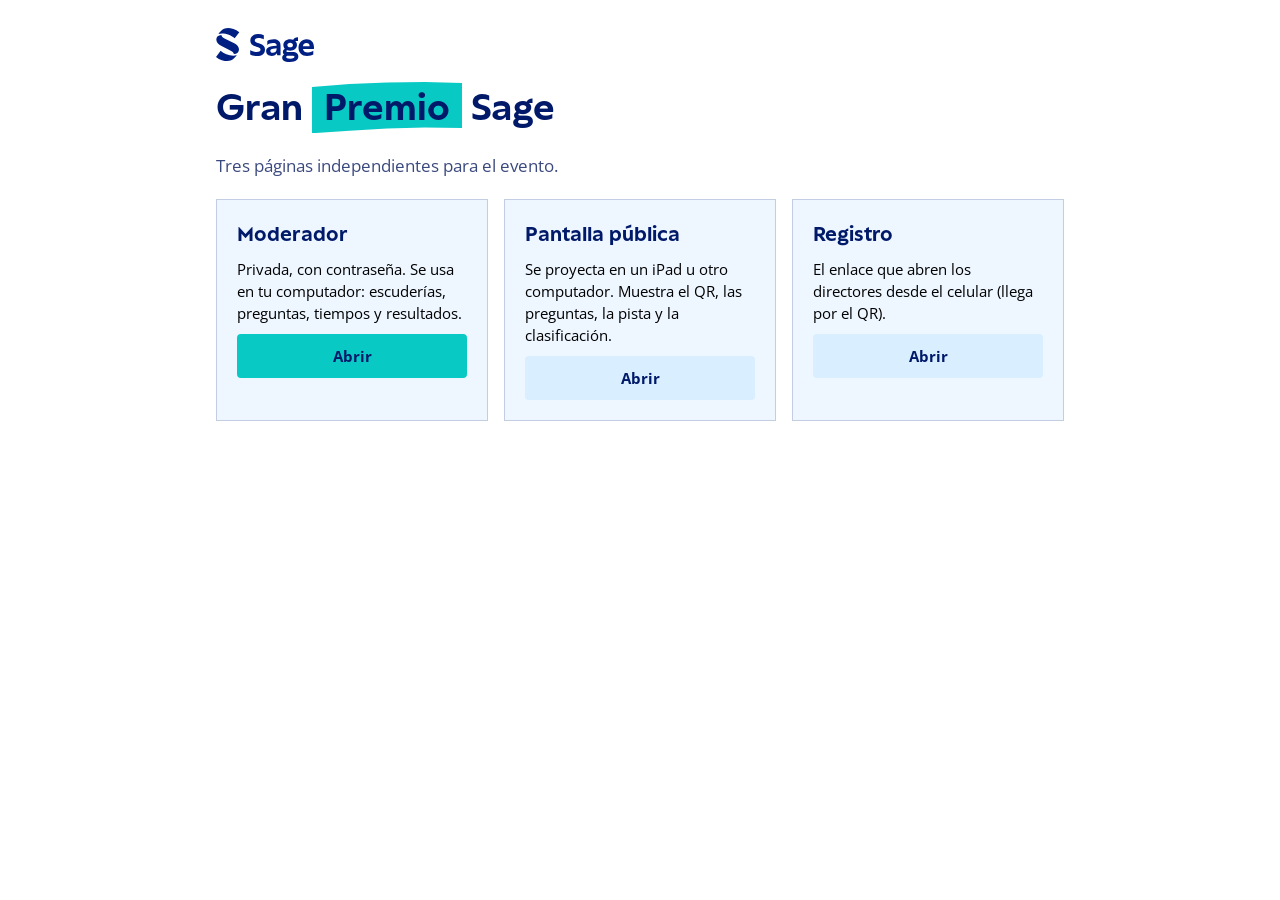
<file: index.html>
<!doctype html>
<html lang="es">
<head>
<meta charset="utf-8">
<meta name="viewport" content="width=device-width, initial-scale=1, viewport-fit=cover">
<meta name="robots" content="noindex, nofollow">
<title>Gran Premio Sage</title>
<link rel="stylesheet" href="assets/css/fuentes.css">
<link rel="stylesheet" href="assets/css/estilos.css">
</head>
<body>
<main class="idx">
  <img class="lg-light" id="lg1" alt="Sage" style="height:34px;width:auto;align-self:flex-start">
  <img class="lg-dark" id="lg2" alt="Sage" style="height:34px;width:auto;align-self:flex-start">
  <h1>Gran <span class="hl">Premio</span> Sage</h1>
  <p class="muted" style="font-size:17px;line-height:26px">Tres páginas independientes para el evento.</p>
  <div class="homegrid">
    <a class="homecard" href="moderador.html"><h2>Moderador</h2><p>Privada, con contraseña. Se usa en tu computador: escuderías, preguntas, tiempos y resultados.</p><span class="btn acc">Abrir</span></a>
    <a class="homecard" href="pantalla.html"><h2>Pantalla pública</h2><p>Se proyecta en un iPad u otro computador. Muestra el QR, las preguntas, la pista y la clasificación.</p><span class="btn sec">Abrir</span></a>
    <a class="homecard" href="registro.html"><h2>Registro</h2><p>El enlace que abren los directores desde el celular (llega por el QR).</p><span class="btn sec">Abrir</span></a>
  </div>
</main>
<script src="assets/js/logos.js"></script>
<script>
  document.getElementById('lg1').src = window.GP_LOGOS.sageNavy;
  document.getElementById('lg2').src = window.GP_LOGOS.sageWhite;
</script>
</body>
</html>
</file>
<file: assets/css/fuentes.css>
@font-face{font-family:"Sage Peak";font-weight:400;font-style:normal;font-display:swap;src:url([data-uri]) format("woff")}
@font-face{font-family:"Sage Peak";font-weight:500;font-style:normal;font-display:swap;src:url([data-uri]) format("woff")}
@font-face{font-family:"Sage Peak";font-weight:700;font-style:normal;font-display:swap;src:url([data-uri]) format("woff")}
@font-face{font-family:"Open Sans";font-weight:400;font-style:normal;font-display:swap;src:url([data-uri]) format("woff")}
@font-face{font-family:"Open Sans";font-weight:600;font-style:normal;font-display:swap;src:url([data-uri]) format("woff")}
@font-face{font-family:"Open Sans";font-weight:700;font-style:normal;font-display:swap;src:url([data-uri]) format("woff")}
</file>
<file: assets/css/estilos.css>
/* Layout: cabina de control (tarjetas sobre fondo Sage) + tablero de tiempos a pantalla completa en Navy. */
:root {
  --navy: #001A69; --navy-tint: #001F83; --blue: #348AF7; --teal: #08C9C4; --pale: #D9EEFF;
  --surface: #FFFFFF; --panel: #EEF6FF; --panel-2: #D9EEFF; --ink: #001A69; --body: #000000;
  --muted: #3B4A7E; --line: rgba(0, 26, 105, .18);
  --btn-bg: #001A69; --btn-ink: #FFFFFF;
  --bad: #B3261E; --bad-bg: #FBE4E2; --ok-bg: #C9F4F2;
  --e1: #08C9C4; --e2: #348AF7;
  --font-display: "Sage Peak", "Aptos", "Open Sans", system-ui, sans-serif;
  --font-body: "Open Sans", "Aptos", system-ui, sans-serif;
  --logo-light: block; --logo-dark: none; --sep: #348AF7;
}
@media (prefers-color-scheme: dark) {
  :root:not([data-theme="light"]) {
    --surface: #001A69; --panel: rgba(255, 255, 255, .07); --panel-2: rgba(255, 255, 255, .13); --ink: #FFFFFF; --body: #FFFFFF;
    --muted: #B8C6F2; --line: rgba(255, 255, 255, .22);
    --btn-bg: #08C9C4; --btn-ink: #001A69;
    --bad: #FF9A92; --bad-bg: rgba(255, 154, 146, .16); --ok-bg: rgba(8, 201, 196, .22);
    --logo-light: none; --logo-dark: block; --sep: #08C9C4; color-scheme: dark;
  }
}
:root[data-theme="dark"] {
  --surface: #001A69; --panel: rgba(255, 255, 255, .07); --panel-2: rgba(255, 255, 255, .13); --ink: #FFFFFF; --body: #FFFFFF;
  --muted: #B8C6F2; --line: rgba(255, 255, 255, .22);
  --btn-bg: #08C9C4; --btn-ink: #001A69;
  --bad: #FF9A92; --bad-bg: rgba(255, 154, 146, .16); --ok-bg: rgba(8, 201, 196, .22);
  --logo-light: none; --logo-dark: block; --sep: #08C9C4; color-scheme: dark;
}
* { box-sizing: border-box; }
[hidden] { display: none !important; }
html, body { height: 100%; }
body {
  margin: 0; background: var(--surface); color: var(--body);
  font-family: var(--font-body); font-size: 15px; line-height: 22px;
  -webkit-font-smoothing: antialiased;
}
button, input, select, textarea { font: inherit; color: inherit; }
h1, h2, h3 { font-family: var(--font-display); color: var(--ink); margin: 0; text-wrap: balance; }
h2 { font-size: 22px; line-height: 28px; font-weight: 700; }
h3 { font-size: 17px; line-height: 22px; font-weight: 700; }
p { margin: 0; }
.num { font-variant-numeric: tabular-nums; font-feature-settings: "tnum" 1, "lnum" 1; }
.muted { color: var(--muted); }
.sr { position: absolute; width: 1px; height: 1px; overflow: hidden; clip: rect(0 0 0 0); white-space: nowrap; }
:focus-visible { outline: 3px solid var(--blue); outline-offset: 2px; }
.lg-light { display: var(--logo-light); }
.lg-dark { display: var(--logo-dark); }

/* ---- Resaltado curvo y etiqueta (sistema de diseño Sage) ---- */
.hl { display: inline-block; padding: .04em .3em .14em; background: var(--teal); color: var(--navy);
  clip-path: polygon(0 10%, 25% 4%, 50% 1%, 75% 0, 100% 2%, 100% 90%, 75% 89%, 50% 91%, 25% 95%, 0 100%); }
.sage-tag { --tag-bg: var(--teal); --tag-ink: var(--navy);
  --tag-shape: url("data:image/svg+xml,%3Csvg xmlns='http://www.w3.org/2000/svg' viewBox='0 0 1670 290' preserveAspectRatio='none'%3E%3Cpath d='M4 40Q835 -40 1666 40V288Q835 182 4 288Z'/%3E%3C/svg%3E");
  display: inline-block; padding: .5em 1.6em .7em; background: var(--tag-bg); color: var(--tag-ink);
  font-family: var(--font-display); font-weight: 500; line-height: 1.3;
  -webkit-mask: var(--tag-shape) 0 0 / 100% 100% no-repeat; mask: var(--tag-shape) 0 0 / 100% 100% no-repeat; }
.sage-tag--blue { --tag-bg: var(--blue); }

/* ---- Botones, chips, campos ---- */
.btn { display: inline-flex; align-items: center; justify-content: center; gap: 8px; min-height: 44px; padding: 8px 18px;
  border: 2px solid var(--btn-bg); background: var(--btn-bg); color: var(--btn-ink); font-weight: 700; font-size: 15px;
  border-radius: 4px; cursor: pointer; text-decoration: none; line-height: 20px; }
.btn:hover { filter: brightness(1.12); }
.btn:active { transform: translateY(1px); }
.btn.sec { background: var(--pale); color: var(--navy); border-color: var(--pale); }
.btn.acc { background: var(--teal); color: var(--navy); border-color: var(--teal); }
.btn.ghost { background: transparent; color: var(--ink); border-color: var(--line); }
.btn.bad { background: transparent; color: var(--bad); border-color: var(--bad); }
.btn.lg { min-height: 64px; font-size: 20px; padding: 12px 24px; font-family: var(--font-display); }
.btn.sm { min-height: 34px; padding: 4px 12px; font-size: 13px; }
.btn[disabled] { opacity: .45; cursor: not-allowed; filter: none; transform: none; }
.btn.sel { box-shadow: 0 0 0 3px var(--blue); }
.chip { display: inline-flex; align-items: center; gap: 6px; padding: 2px 10px; border-radius: 4px; font-size: 13px; font-weight: 700;
  background: var(--panel-2); color: var(--ink); line-height: 20px; }
.chip.ok { background: var(--teal); color: var(--navy); }
.chip.mid { background: var(--pale); color: var(--navy); border: 1px solid var(--navy); }
.chip.no { background: var(--bad-bg); color: var(--bad); border: 1px solid var(--bad); }
.dot { width: 10px; height: 10px; display: inline-block; flex: none; }
.dot.e1 { background: var(--e1); } .dot.e2 { background: var(--e2); }
.field { display: flex; flex-direction: column; gap: 4px; min-width: 0; }
.field > label, .lbl { font-size: 12px; font-weight: 700; letter-spacing: .04em; text-transform: uppercase; color: var(--muted); }
input[type=text], input[type=email], input[type=number], input[type=password], input[type=search], select, textarea {
  width: 100%; min-height: 44px; padding: 8px 12px; border: 1.5px solid var(--line); border-radius: 4px; background: var(--surface); color: var(--body); }
textarea { min-height: 96px; resize: vertical; line-height: 20px; }
select { appearance: auto; }

/* ---- Estructura de la cabina ---- */
.app { max-width: 1240px; margin: 0 auto; padding-block: 0 48px;
  padding-left: max(16px, env(safe-area-inset-left, 0px)); padding-right: max(16px, env(safe-area-inset-right, 0px)); }
.top { position: relative; display: flex; align-items: center; gap: 20px; padding: 16px 0; flex-wrap: wrap; }
.top .brand img { height: 34px; width: auto; }
.top .ttl { flex: 1 1 280px; min-width: 0; }
.top h1 { font-size: 26px; line-height: 30px; font-weight: 700; }
.top .sub { color: var(--muted); font-size: 14px; }
.top .acts { display: flex; gap: 8px; flex-wrap: wrap; }
.status { display: flex; flex-wrap: wrap; gap: 8px 14px; align-items: center; padding: 12px 16px; background: var(--navy); color: #fff; }
.status b { font-family: var(--font-display); font-weight: 700; }
.status .chip { background: rgba(255,255,255,.14); color: #fff; }
.status .chip.ok { background: var(--teal); color: var(--navy); }
.tabs { display: flex; gap: 0; overflow-x: auto; border-bottom: 2px solid var(--line); margin: 16px 0 20px; }
.tab { flex: none; padding: 12px 18px; background: none; border: 0; border-bottom: 4px solid transparent; margin-bottom: -2px; color: var(--muted);
  font-family: var(--font-display); font-weight: 700; font-size: 16px; cursor: pointer; min-height: 48px; }
.tab small { display: block; font-family: var(--font-body); font-weight: 600; font-size: 12px; line-height: 14px; }
.tab[aria-selected="true"] { color: var(--ink); border-bottom-color: var(--teal); }
.cols { display: grid; gap: 20px; grid-template-columns: repeat(auto-fit, minmax(min(100%, 360px), 1fr)); align-items: start; }
.card { background: var(--panel); border: 1px solid var(--line); padding: 18px; min-width: 0; display: flex; flex-direction: column; gap: 14px; }
.card.pale { background: var(--pale); color: var(--navy); border-color: var(--pale); }
.card.pale h2, .card.pale h3 { color: var(--navy); }
.card.pale .muted { color: #2D3D78; }
.row { display: flex; gap: 10px; flex-wrap: wrap; align-items: center; }
.row.sp { justify-content: space-between; }
.stack { display: flex; flex-direction: column; gap: 10px; }
.grid2 { display: grid; gap: 12px; grid-template-columns: repeat(auto-fit, minmax(min(100%, 200px), 1fr)); }
.note { background: var(--pale); color: var(--navy); border-radius: 12px; padding: 14px 16px; font-size: 14px; line-height: 20px; }
.note strong { font-weight: 700; }
.warnbox { background: var(--bad-bg); color: var(--bad); border: 1px solid var(--bad); border-radius: 12px; padding: 12px 14px; font-size: 14px; }
.list { list-style: none; margin: 0; padding: 0; display: flex; flex-direction: column; }
.list li { display: flex; gap: 10px; align-items: center; padding: 8px 0; border-bottom: 1px solid var(--line); flex-wrap: wrap; }
.list li:last-child { border-bottom: 0; }
.list .grow { flex: 1 1 160px; min-width: 0; }
.list .nm { font-weight: 700; overflow-wrap: anywhere; }
.list .in { font-size: 13px; color: var(--muted); overflow-wrap: anywhere; }
.reslogo { height: 22px; width: auto; display: block; }
.logochip { background: #fff; padding: 8px 12px; display: inline-flex; align-items: center; min-height: 40px; }
.rtag { display: inline-flex; padding: 3px 10px; font-weight: 700; font-size: 13px; color: var(--navy); }
.qtext { font-family: var(--font-display); font-size: 20px; line-height: 28px; font-weight: 500; color: var(--ink); text-wrap: pretty; }
.opt { display: flex; gap: 10px; align-items: flex-start; padding: 8px 10px; border: 1.5px solid var(--line); background: var(--surface); }
.opt .ltr { flex: none; width: 28px; height: 28px; display: grid; place-items: center; background: var(--navy); color: #fff; font-weight: 700; font-family: var(--font-display); }
:root[data-theme="dark"] .opt .ltr { background: var(--pale); color: var(--navy); }
@media (prefers-color-scheme: dark) { :root:not([data-theme="light"]) .opt .ltr { background: var(--pale); color: var(--navy); } }
.opt.right { border-color: var(--teal); background: var(--ok-bg); }
.keys { margin: 0; padding-left: 20px; display: flex; flex-direction: column; gap: 4px; }
.bigclock { font-family: var(--font-body); font-weight: 700; font-size: clamp(56px, 14vw, 120px); line-height: 1; text-align: center; color: var(--ink); padding: 8px 0; }
.escbar { display: flex; align-items: center; gap: 10px; padding: 10px 12px; border-left: 8px solid var(--e1); background: var(--surface); border-top: 1px solid var(--line); border-right: 1px solid var(--line); border-bottom: 1px solid var(--line); flex-wrap: wrap; }
.escbar.e2 { border-left-color: var(--e2); }
.escbar .who { flex: 1 1 160px; min-width: 0; }
.tbl { width: 100%; border-collapse: collapse; font-size: 14px; }
.tbl th { text-align: left; font-size: 12px; letter-spacing: .04em; text-transform: uppercase; color: var(--muted); padding: 6px 8px; border-bottom: 2px solid var(--line); }
.tbl td { padding: 8px; border-bottom: 1px solid var(--line); vertical-align: top; overflow-wrap: anywhere; }
.tbl td.r, .tbl th.r { text-align: right; }
.scroll-x { overflow-x: auto; }
.toast { position: fixed; left: 50%; bottom: calc(20px + env(safe-area-inset-bottom, 0px)); transform: translateX(-50%); background: var(--navy); color: #fff;
  padding: 10px 18px; border-radius: 4px; font-weight: 700; z-index: 60; box-shadow: 0 6px 20px rgba(0,0,0,.3); max-width: 92vw; }
:root[data-theme="dark"] .toast { background: var(--teal); color: var(--navy); }
@media (prefers-color-scheme: dark) { :root:not([data-theme="light"]) .toast { background: var(--teal); color: var(--navy); } }
.home { max-width: 880px; margin: 0 auto; display: flex; flex-direction: column; gap: 20px; padding-block: 24px; }
.home h1 { font-size: 40px; line-height: 44px; font-weight: 700; }
.homegrid { display: grid; gap: 16px; grid-template-columns: repeat(auto-fit, minmax(min(100%, 260px), 1fr)); }
.homecard { background: var(--panel); border: 1px solid var(--line); padding: 20px; display: flex; flex-direction: column; gap: 10px; color: var(--body); text-decoration: none; min-width: 0; }
.homecard:hover { border-color: var(--blue); }
.overlay { position: fixed; inset: 0; z-index: 80; background: var(--navy); }
.overlay .close { position: absolute; top: 8px; right: 8px; z-index: 5; opacity: .75; }


/* ============ Escenario (pantalla proyectada en el laptop del moderador) ============ */
.stage {
  --u: min(1vh, .5625vw);
  --surface: #001A69; --panel: rgba(255,255,255,.07); --panel-2: rgba(255,255,255,.13); --ink: #fff; --body: #fff; --muted: #B8C6F2; --line: rgba(255,255,255,.24);
  --bad: #FF9A92; --bad-bg: rgba(255,154,146,.16); --ok-bg: rgba(8,201,196,.22);
  --btn-bg: #08C9C4; --btn-ink: #001A69; --sep: #08C9C4;
  position: relative; width: 100%; height: 100vh; height: 100dvh; min-height: 420px; overflow: hidden;
  background: var(--navy); color: #fff; font-family: var(--font-body); font-size: calc(var(--u) * 2.3); line-height: 1.25;
  display: grid; grid-template-rows: calc(var(--u) * 9.5) minmax(0, 1fr); color-scheme: dark;
}
.stage h1, .stage h2, .stage h3 { color: #fff; }
.stage .muted { color: var(--muted); }
.stage .btn { min-height: calc(var(--u) * 5.2); font-size: calc(var(--u) * 2); padding: 0 calc(var(--u) * 2.2); border-width: 2px; }
.stage .btn.lg { min-height: calc(var(--u) * 6.8); font-size: calc(var(--u) * 2.7); padding: 0 calc(var(--u) * 3); }
.stage .btn.sm { min-height: calc(var(--u) * 4.2); font-size: calc(var(--u) * 1.8); padding: 0 calc(var(--u) * 1.5); }
.stage .btn.sec { background: var(--pale); border-color: var(--pale); color: var(--navy); }
.stage .btn.ghost { background: transparent; color: #fff; border-color: var(--line); }
.stage .btn.bad { background: transparent; color: var(--bad); border-color: var(--bad); }
.stage input[type=text], .stage input[type=email], .stage input[type=password], .stage select, .stage textarea { min-height: calc(var(--u) * 5.6); font-size: calc(var(--u) * 2.3); background: rgba(255,255,255,.08); color: #fff; border: 2px solid var(--line); padding: 0 calc(var(--u) * 1.4); }
.stage input::placeholder { color: #8E9FD6; }
.stage .field > label, .stage .lbl { font-size: calc(var(--u) * 1.6); }
.stage .chip { font-size: calc(var(--u) * 1.7); line-height: 1.3; padding: calc(var(--u) * .3) calc(var(--u) * 1); }
.sh { display: flex; align-items: center; gap: calc(var(--u) * 2.4); padding: 0 calc(var(--u) * 3); border-bottom: 2px solid var(--line); min-width: 0; }
.sh .lg { height: calc(var(--u) * 4.6); width: auto; display: block; flex: none; }
.sh .tt { min-width: 0; display: block; margin: 0; flex: none; max-width: 30%; }
.sh .tt b { font-family: var(--font-display); font-size: calc(var(--u) * 3.1); line-height: 1.05; display: block; white-space: nowrap; }
.sh .tt b .hl { font-size: inherit; }
.sh .tt > span { display: block; color: var(--muted); font-size: calc(var(--u) * 1.5); white-space: nowrap; overflow: hidden; text-overflow: ellipsis; margin-top: calc(var(--u) * .3); }
.steps { display: flex; gap: calc(var(--u) * .8); flex: 1; justify-content: center; min-width: 0; }
.st { padding: calc(var(--u) * .5) calc(var(--u) * 1.1); font-size: calc(var(--u) * 1.4); font-weight: 700; letter-spacing: .06em; text-transform: uppercase; color: var(--muted); border: 2px solid transparent; white-space: nowrap; }
.st.done { border-color: var(--line); }
.st.on { background: var(--teal); color: var(--navy); }
.sh .acts { display: flex; gap: calc(var(--u) * 1); flex: none; }
.sm { padding: calc(var(--u) * 2.6) calc(var(--u) * 3) calc(var(--u) * 2.2); min-height: 0; overflow: auto; display: flex; flex-direction: column; gap: calc(var(--u) * 2.2); }
.sm > .fill { flex: 1; min-height: 0; }
.sm h2 { font-size: calc(var(--u) * 4); line-height: 1.1; font-family: var(--font-display); font-weight: 700; }
.sm .sub { color: var(--muted); font-size: calc(var(--u) * 2); }
.foot { display: flex; gap: calc(var(--u) * 1.6); align-items: center; flex-wrap: wrap; margin-top: auto; padding-top: calc(var(--u) * 1); }
.foot .grow { flex: 1; }
.pnl { background: var(--panel); padding: calc(var(--u) * 2.2); min-width: 0; display: flex; flex-direction: column; gap: calc(var(--u) * 1.4); }
.pnl.team { border-top: calc(var(--u) * 1.1) solid var(--c, var(--teal)); }
/* configurar escuderías */
.setup { display: grid; grid-template-columns: 1fr 1fr; gap: calc(var(--u) * 3); }
.setup input[type=text] { font-size: calc(var(--u) * 3.4); min-height: calc(var(--u) * 7.4); font-family: var(--font-display); font-weight: 500; }
.sws { display: grid; grid-template-columns: repeat(5, 1fr); gap: calc(var(--u) * 1); }
.sw { position: relative; height: calc(var(--u) * 6.2); border: calc(var(--u) * .45) solid transparent; background: var(--c); cursor: pointer; padding: 0; }
.sw:hover { filter: brightness(1.08); }
.sw.on { border-color: #fff; }
.sw.on::after { content: "✓"; position: absolute; inset: 0; display: grid; place-items: center; color: var(--navy); font-weight: 800; font-size: calc(var(--u) * 3); }
.sw.taken { opacity: .35; }
.tpill { display: inline-flex; align-self: flex-start; padding: calc(var(--u) * .6) calc(var(--u) * 2); background: var(--c); color: var(--navy); font-family: var(--font-display); font-weight: 700; font-size: calc(var(--u) * 3); }
/* registro proyectado */
.regv { display: grid; grid-template-columns: minmax(0, .9fr) minmax(0, 1.8fr); gap: calc(var(--u) * 3); flex: 1; min-height: 0; }
.qrbox { align-items: center; text-align: center; }
.qr { background: #fff; padding: calc(var(--u) * 1.4); width: calc(var(--u) * 30); height: calc(var(--u) * 30); display: grid; place-items: center; color: var(--navy); }
.qr svg { width: 100%; height: 100%; display: block; }
.qrbox .lk { font-size: calc(var(--u) * 1.6); color: var(--muted); overflow-wrap: anywhere; }
.teams { display: grid; grid-template-columns: 1fr 1fr; gap: calc(var(--u) * 2.4); min-height: 0; }
.tcol { min-height: 0; }
.tcol .th { display: flex; align-items: baseline; justify-content: space-between; gap: calc(var(--u) * 1.4); }
.tcol .th b { font-family: var(--font-display); font-size: calc(var(--u) * 3.4); line-height: 1.1; }
.tcol .th span { font-size: calc(var(--u) * 2); font-weight: 700; color: var(--c); white-space: nowrap; }
.mlist { display: flex; flex-direction: column; gap: calc(var(--u) * .6); overflow: auto; min-height: 0; }
.mlist .m { display: flex; flex-direction: column; padding: calc(var(--u) * .7) calc(var(--u) * 1.2); background: rgba(0,0,0,.18); }
.mlist .m b { font-size: calc(var(--u) * 2.1); }
.mlist .m i { font-style: normal; font-size: calc(var(--u) * 1.6); color: var(--muted); }
.mlist .more { color: var(--muted); font-size: calc(var(--u) * 1.8); padding: calc(var(--u) * .5) calc(var(--u) * 1.2); }
/* preguntas */
.qtop { display: flex; align-items: center; gap: calc(var(--u) * 2); flex-wrap: wrap; }
.qtop .qn { font-weight: 700; font-size: calc(var(--u) * 2); letter-spacing: .08em; text-transform: uppercase; color: var(--teal); }
.logochip { background: #fff; padding: calc(var(--u) * .9) calc(var(--u) * 1.6); display: inline-flex; align-items: center; }
.logochip img { height: calc(var(--u) * 3.4); width: auto; display: block; }
.tots { margin-left: auto; display: flex; gap: calc(var(--u) * 1.2); flex-wrap: wrap; align-items: center; }
.tot { display: inline-flex; gap: calc(var(--u) * 1); align-items: center; padding: calc(var(--u) * .5) calc(var(--u) * 1.4); border: calc(var(--u) * .4) solid var(--c); font-weight: 700; font-size: calc(var(--u) * 1.9); }
.tot > i { width: calc(var(--u) * 1.3); height: calc(var(--u) * 1.3); background: var(--c); display: block; }
.tot em { font-style: normal; font-variant-numeric: tabular-nums; }
.tot em.neg { color: var(--teal); } .tot em.pos { color: var(--bad); }
.radio { display: inline-flex; align-items: center; justify-content: center; min-width: calc(var(--u) * 7); height: calc(var(--u) * 5); font-size: calc(var(--u) * 3); font-weight: 700; font-variant-numeric: tabular-nums; background: var(--panel-2); padding: 0 calc(var(--u) * 1.4); }
.radio::after { content: "\00a0s"; font-size: .55em; opacity: .7; }
.radio.low { background: var(--bad-bg); color: var(--bad); }
.qtext { font-family: var(--font-display); font-weight: 500; font-size: calc(var(--u) * 4.8); line-height: 1.16; text-wrap: pretty; }
.qtext.long { font-size: calc(var(--u) * 3.9); }
.qopts { display: flex; flex-direction: column; gap: calc(var(--u) * 1.1); flex: 1 1 auto; min-height: 0; }
.qo { display: grid; grid-template-columns: calc(var(--u) * 5.4) minmax(0, 1fr) auto; align-items: center; gap: calc(var(--u) * 1.6); background: var(--panel); padding-right: calc(var(--u) * 1.4); min-height: calc(var(--u) * 8); flex: 1 1 0; max-height: calc(var(--u) * 13); transition: opacity .3s, background .3s; }
.qo .lt { align-self: stretch; display: grid; place-items: center; background: var(--pale); color: var(--navy); font-family: var(--font-display); font-weight: 700; font-size: calc(var(--u) * 3.6); }
.qo .tx { font-size: calc(var(--u) * 3.2); font-weight: 600; padding: calc(var(--u) * 1) 0; }
.qo .pk { display: flex; gap: calc(var(--u) * 1); }
.qo.right { background: var(--ok-bg); outline: calc(var(--u) * .5) solid var(--teal); }
.qo.right .lt { background: var(--teal); }
.qo.dim { opacity: .45; }
.pick { min-width: calc(var(--u) * 16); min-height: calc(var(--u) * 5.4); padding: 0 calc(var(--u) * 1.4); background: transparent; border: calc(var(--u) * .4) solid var(--c); color: #fff; font-weight: 700; font-size: calc(var(--u) * 2.1); cursor: pointer; display: inline-flex; align-items: center; justify-content: center; gap: calc(var(--u) * .6); }
.pick:hover { background: rgba(255,255,255,.1); }
.pick.on { background: var(--c); color: var(--navy); }
.pick[disabled] { cursor: default; }
.pick.ok::before { content: "✓"; } .pick.ko::before { content: "✗"; }
.qdato { background: var(--pale); color: var(--navy); padding: calc(var(--u) * 1.8) calc(var(--u) * 2.2); font-size: calc(var(--u) * 2.3); line-height: 1.3; border-radius: calc(var(--u) * 1.2); }
.qdato b { font-family: var(--font-display); }
.noans { background: none; border: 0; color: var(--muted); text-decoration: underline; cursor: pointer; font-size: calc(var(--u) * 1.6); padding: 0; }
/* panel de vueltas (usado en el escenario y en el celular; medidas en em) */
.lanes { display: grid; grid-template-columns: 1fr 1fr; gap: calc(var(--u) * 3); flex: 1; min-height: 0; }
.lp { background: var(--panel); border-top: .5em solid var(--c); padding: 1em 1.1em 1.1em; display: flex; flex-direction: column; gap: .8em; min-width: 0; }
.lp .lh { display: flex; align-items: center; justify-content: space-between; gap: .8em; flex-wrap: wrap; }
.lp .lh b { font-family: var(--font-display); font-size: 1.6em; line-height: 1.1; color: var(--ink); }
.lp .lh span { font-weight: 700; font-variant-numeric: tabular-nums; }
.marks { display: flex; gap: .35em; align-items: center; }
.mk { width: 1.7em; height: 1.7em; display: grid; place-items: center; font-weight: 800; background: var(--teal); color: var(--navy); }
.mk.ko { background: var(--bad); color: var(--navy); }
.mk.na { background: var(--panel-2); color: var(--muted); }
.lp .entry { display: flex; flex-direction: column; gap: .4em; }
.lp .entry input { font-size: 2.2em; font-weight: 700; letter-spacing: .04em; font-variant-numeric: tabular-nums; min-height: 1.9em; }
.stage .lp .entry input { font-size: calc(var(--u) * 5); min-height: calc(var(--u) * 7.4); }
.lp .prev { font-size: 2em; font-weight: 700; font-variant-numeric: tabular-nums; line-height: 1.1; color: var(--ink); min-height: 1.15em; }
.stage .lp .prev { font-size: calc(var(--u) * 4.2); }
.lp .prev.bad { color: var(--bad); font-size: 1.1em; font-weight: 600; }
.lp .prev small { font-size: .45em; font-weight: 600; color: var(--muted); letter-spacing: .04em; margin-left: .5em; }
.laps { display: grid; grid-template-columns: repeat(auto-fill, minmax(8.4em, 1fr)); gap: .4em; }
.lap { display: flex; align-items: center; justify-content: space-between; gap: .4em; padding: .35em .5em .35em .7em; background: var(--panel-2); font-variant-numeric: tabular-nums; font-weight: 600; }
.lap small { color: var(--muted); font-weight: 700; margin-right: .4em; }
.lap.best { outline: .22em solid var(--c); background: transparent; }
.lap button { background: none; border: 0; color: var(--muted); cursor: pointer; font-size: 1.2em; line-height: 1; padding: .1em .3em; }
.lap button:hover { color: var(--bad); }
.calc { border-top: 2px solid var(--line); padding-top: .7em; display: grid; grid-template-columns: 1fr auto; gap: .2em 1em; align-items: baseline; }
.calc .k { color: var(--muted); }
.calc .v { font-weight: 700; font-variant-numeric: tabular-nums; text-align: right; }
.calc .v.neg { color: var(--teal); } .calc .v.pos { color: var(--bad); }
.calc .fin { grid-column: 1 / -1; display: flex; justify-content: space-between; align-items: baseline; border-top: 2px solid var(--line); margin-top: .3em; padding-top: .4em; }
.calc .fin b { font-size: 2em; font-family: var(--font-display); font-variant-numeric: tabular-nums; }
.stage .calc .fin b { font-size: calc(var(--u) * 4.4); }
/* tablero con estelas */
.bv { display: grid; grid-template-columns: minmax(0, 1.9fr) minmax(0, 1fr); gap: calc(var(--u) * 3); min-height: 0; flex: 1; }
.tower { display: flex; flex-direction: column; min-width: 0; min-height: 0; }
.tt { display: flex; align-items: center; justify-content: space-between; margin-bottom: calc(var(--u) * 1.2); }
.tt h2 { font-size: calc(var(--u) * 3.2); }
.trows { --rh: calc(var(--u) * 7.2); position: relative; flex: 1; min-height: 0; }
.trow { position: absolute; left: 0; right: 0; top: 0; height: var(--rh); display: grid; align-items: center; column-gap: calc(var(--u) * 1.4);
  grid-template-columns: calc(var(--rh) * .9) max(calc(var(--u) * 31), calc(var(--rh) * 4.8)) minmax(0, 1fr) calc(var(--u) * 12);
  transition: transform .9s cubic-bezier(.2, .8, .2, 1), opacity .4s; }
.trow.hide { opacity: 0; pointer-events: none; }
.trow .pos { height: 88%; display: grid; place-items: center; background: var(--panel-2); font-family: var(--font-display); font-weight: 700; font-size: clamp(calc(var(--u) * 1.7), calc(var(--rh) * .42), calc(var(--u) * 3)); }
.trow.p1 .pos { background: var(--teal); color: var(--navy); }
.trow .inf { min-width: 0; display: flex; flex-direction: column; justify-content: center; }
.trow .nm { display: flex; align-items: baseline; gap: .6em; min-width: 0; font-size: clamp(calc(var(--u) * 1.7), calc(var(--rh) * .38), calc(var(--u) * 3)); line-height: 1.1; }
.trow .nm b { font-weight: 700; white-space: nowrap; overflow: hidden; text-overflow: ellipsis; min-width: 0; }
.trow .nm i { flex: none; font-style: normal; font-weight: 600; color: var(--muted); font-size: .66em; white-space: nowrap; }
.trow .mt { display: none; font-size: clamp(calc(var(--u) * 1.4), calc(var(--rh) * .2), calc(var(--u) * 1.8)); color: var(--muted); white-space: nowrap; overflow: hidden; text-overflow: ellipsis; margin-top: .2em; }
.trows.big .trow .mt { display: block; }
.trows.big .trow .nm i { display: none; }
.trow .track { position: relative; height: 66%; border-bottom: 2px solid var(--line); }
.trow .tm { text-align: right; font-weight: 700; font-size: clamp(calc(var(--u) * 1.8), calc(var(--rh) * .45), calc(var(--u) * 3.4)); font-variant-numeric: tabular-nums; line-height: 1.05; }
.trow.live .bar { animation: barpulse 1.4s ease-in-out infinite; }
.trow.live .pos::after { content: ""; width: .35em; height: .35em; background: var(--teal); border-radius: 50%; position: absolute; transform: translate(.9em, -.9em); }
.trow .pos { position: relative; }
.trow.fresh::after { content: ""; position: absolute; inset: 0; background: var(--teal); opacity: 0; animation: flash 2.4s ease-out; pointer-events: none; }
@keyframes flash { 0% { opacity: .35; } 100% { opacity: 0; } }
@keyframes barpulse { 0%, 100% { opacity: 1; } 50% { opacity: .65; } }
.tempty { padding: calc(var(--u) * 6) 0; text-align: center; color: var(--muted); font-size: calc(var(--u) * 2.6); }
.sidecol { display: flex; flex-direction: column; gap: calc(var(--u) * 2.2); min-width: 0; min-height: 0; overflow: auto; }
.sidecol .k { font-size: calc(var(--u) * 1.7); letter-spacing: .1em; text-transform: uppercase; font-weight: 700; color: var(--teal); }
.trw { display: grid; grid-template-columns: calc(var(--u) * 1.6) minmax(0, 1fr) auto; align-items: center; gap: calc(var(--u) * 1.2); padding: calc(var(--u) * 1.1) calc(var(--u) * 1.4); background: rgba(0,0,0,.18); }
.trw > i { width: calc(var(--u) * 1.6); align-self: stretch; background: var(--c); display: block; }
.trw .n { font-weight: 700; font-size: calc(var(--u) * 2.3); }
.trw .s { font-size: calc(var(--u) * 1.6); color: var(--muted); }
.trw .t { font-size: calc(var(--u) * 3.2); font-weight: 700; font-variant-numeric: tabular-nums; }
.wincall { background: var(--teal); color: var(--navy); padding: calc(var(--u) * 1.4) calc(var(--u) * 2); font-family: var(--font-display); font-weight: 700; font-size: calc(var(--u) * 3); line-height: 1.15; }
.wincall small { display: block; font-family: var(--font-body); font-weight: 600; font-size: calc(var(--u) * 1.8); }
.stage.kiosk { cursor: none; }
.stage .wm { position: absolute; right: calc(var(--u) * 3); bottom: calc(var(--u) * .8); font-size: calc(var(--u) * 1.4); color: var(--muted); pointer-events: none; }
.stage .note { background: var(--pale); color: var(--navy); }
.stage .warnbox { background: var(--bad-bg); color: var(--bad); }
@media (max-aspect-ratio: 1/1) {
  .stage { height: auto; min-height: 100vh; overflow: visible; }
  .setup, .regv, .teams, .lanes, .bv { grid-template-columns: 1fr; }
}
/* ---- Páginas de celular (registro y tiempos) ---- */
.pickrow { display: flex; flex-direction: column; align-items: flex-start; gap: 2px; width: 100%; text-align: left; padding: 12px 14px; background: var(--surface); border: 1.5px solid var(--line); cursor: pointer; min-height: 56px; }
.pickrow:hover { border-color: var(--blue); }
.pickrow b { font-size: 16px; color: var(--ink); } .pickrow span { font-size: 13px; color: var(--muted); }
.app .lp { --u: 0; border: 1px solid var(--line); border-top: 8px solid var(--c); font-size: 15px; }
.app .lp .entry input { font-size: 34px; min-height: 60px; }
.app .lp .prev { font-size: 30px; }
.app .lp .calc .fin b { font-size: 30px; }
.segs { display: grid; grid-template-columns: 1fr 1fr; gap: 8px; }
.seg { min-height: 52px; border: 3px solid var(--c); background: transparent; color: var(--ink); font-weight: 700; cursor: pointer; padding: 6px 10px; font-size: 15px; }
.seg[aria-pressed="true"] { background: var(--c); color: var(--navy); }
.sett { position: fixed; inset: 0; z-index: 70; overflow: auto; background: var(--surface); color: var(--body); }
.sett .app { padding-top: 12px; }
/* ---- Registro por celular ---- */
.escpicks { display: grid; gap: 10px; grid-template-columns: repeat(auto-fit, minmax(min(100%, 220px), 1fr)); }
.escpick { position: relative; display: flex; align-items: center; gap: 12px; min-height: 68px; padding: 12px 14px; background: #001A69; color: #fff; border: 3px solid #001A69; border-left: 14px solid var(--c); cursor: pointer; }
.escpick input { position: absolute; opacity: 0; inset: 0; width: 100%; height: 100%; cursor: pointer; margin: 0; }
.escpick span { display: flex; flex-direction: column; min-width: 0; }
.escpick b { font-family: var(--font-display); font-size: 18px; }
.escpick small { color: #B8C6F2; font-size: 13px; }
.escpick.on { background: var(--c); border-color: #001A69; border-left-color: #001A69; color: #001A69; box-shadow: 0 0 0 3px var(--c); }
.escpick.on small { color: #001A69; }
.escpick.on b::after { content: " \2713"; color: #001A69; }
.escpick:focus-within { outline: 3px solid var(--blue); outline-offset: 3px; }
.navy { --surface: #001A69; --panel: rgba(255,255,255,.07); --panel-2: rgba(255,255,255,.13); --ink: #fff; --body: #fff; --muted: #B8C6F2; --line: rgba(255,255,255,.24);
  --bad: #FF9A92; --bad-bg: rgba(255,154,146,.16); --btn-bg: #08C9C4; --btn-ink: #001A69; --sep: #08C9C4; background: #001A69; color: #fff; color-scheme: dark; }
.navy .btn.sec { background: var(--pale); color: var(--navy); border-color: var(--pale); }
.navy .btn.ghost { color: #fff; }
.navy input[type=text], .navy input[type=email], .navy input[type=password], .navy select { background: rgba(255,255,255,.08); color: #fff; border-color: var(--line); }
.navy h1, .navy h2, .navy h3 { color: #fff; }
.navy .muted { color: var(--muted); }
.navy .note { background: var(--pale); color: var(--navy); }
.navy .warnbox { background: var(--bad-bg); color: var(--bad); }
.navy .lg-light { display: none; } .navy .lg-dark { display: block; }
body.is-navy { background: #001A69; }

/* ===== Modal del moderador (registrar persona) ===== */
.mdl { position: fixed; inset: 0; z-index: 40; background: rgba(0,10,40,.72); display: grid; place-items: center; padding: calc(var(--u) * 3); }
.mdl .box { width: min(calc(var(--u) * 64), 100%); max-height: 100%; overflow: auto; display: grid; gap: calc(var(--u) * 1.6); padding: calc(var(--u) * 3); background: var(--navy); border: 2px solid var(--line); }
.mdl .row { display: flex; gap: calc(var(--u) * 1.2); flex-wrap: wrap; }

/* =====================================================================
   VERSIÓN 3: separador S, buggy, tres páginas independientes
   ===================================================================== */
@supports (height: 1dvh) { .stage { --u: min(1dvh, .5625vw); } }

/* ---- Separador: la S de Sage, pequeña y de otro color que el texto ---- */
.ssep { display: inline-block; flex: none; width: .5em; height: .72em; margin: 0 .55em; vertical-align: -.02em;
  background: var(--sep, #348AF7);
  -webkit-mask: var(--s-symbol) center / contain no-repeat; mask: var(--s-symbol) center / contain no-repeat; }
.sh .tt > span .ssep, .sub .ssep { margin: 0 .5em; }

/* ---- Buggy 4x4 al final de la estela ---- */
.buggy { display: block; width: 100%; height: 100%; overflow: visible; }
.trow .run { --bh: calc(var(--rh) * .74); --bw: calc(var(--bh) * 1.875); position: absolute; left: 0; top: 0; bottom: 0;
  width: calc(var(--bw) + (100% - var(--bw)) * var(--k, .1)); transition: width 1.1s cubic-bezier(.2, .8, .2, 1); }
.trow .run .bar { position: absolute; left: 0; right: calc(var(--bw) * .55); top: 34%; bottom: 14%; background: var(--c);
  -webkit-mask-image: linear-gradient(90deg, rgba(0,0,0,0) 0%, rgba(0,0,0,.5) 45%, #000 90%); mask-image: linear-gradient(90deg, rgba(0,0,0,0) 0%, rgba(0,0,0,.5) 45%, #000 90%);
  clip-path: polygon(0 0, 100% 8%, 100% 100%, 0 100%); }
.trow .run .buggy { position: absolute; right: 0; bottom: -3%; width: var(--bw); height: var(--bh); }
.trow.live .run .buggy { animation: bounce .5s ease-in-out infinite; }
@keyframes bounce { 0%, 100% { transform: translateY(0); } 50% { transform: translateY(-4%); } }
.trows.compact .trow { grid-template-columns: calc(var(--rh) * .85) max(calc(var(--u) * 20), calc(var(--rh) * 3.2)) minmax(0, 1fr) calc(var(--u) * 10.5); }
.trows.compact .trow .nm i, .trows.compact .trow .mt { display: none; }
.trows.compact .trow .nm { font-size: clamp(calc(var(--u) * 1.5), calc(var(--rh) * .3), calc(var(--u) * 2.4)); }
.tower .tt .muted { font-size: calc(var(--u) * 1.8); }

/* ---- Pantalla pública: pista con clasificación a la derecha ---- */
.pistav { display: grid; grid-template-columns: minmax(0, 1.02fr) minmax(0, 1fr); gap: calc(var(--u) * 3); flex: 1; min-height: 0; }
.pistav .lcol { display: flex; flex-direction: column; gap: calc(var(--u) * 2); min-height: 0; }
.pistav .lp { flex: 1 1 0; min-height: 0; font-size: calc(var(--u) * 1.9); overflow: hidden; }
.pistav .lp .lh b { font-size: calc(var(--u) * 3.2); }
.pistav .lp .laps { grid-template-columns: repeat(auto-fill, minmax(calc(var(--u) * 13), 1fr)); }
.pistav .lp .calc .fin b { font-size: calc(var(--u) * 4.2); }
.pistav .lp .none { color: var(--muted); font-size: calc(var(--u) * 2); }
.stage .lp .lap { font-size: calc(var(--u) * 2); }
.stage .lp .lap small { font-size: .8em; }

/* ---- Pantalla pública: pregunta y resultado por escudería ---- */
.pubq .qo { grid-template-columns: calc(var(--u) * 6.4) minmax(0, 1fr) auto; }
.qo .okb { display: inline-flex; align-items: center; padding: calc(var(--u) * .5) calc(var(--u) * 1.4); background: var(--teal); color: var(--navy); font-weight: 800; font-size: calc(var(--u) * 2); letter-spacing: .04em; text-transform: uppercase; }
.resrow { display: grid; grid-template-columns: repeat(auto-fit, minmax(0, 1fr)); gap: calc(var(--u) * 2); }
.rbig { display: flex; align-items: center; gap: calc(var(--u) * 2); background: var(--c); color: var(--navy); padding: calc(var(--u) * 1.4) calc(var(--u) * 2.4); min-width: 0; }
.rbig .ic { flex: none; width: calc(var(--u) * 6); height: calc(var(--u) * 6); border-radius: 50%; background: var(--navy); color: var(--c); display: grid; place-items: center; font-size: calc(var(--u) * 3.6); font-weight: 800; line-height: 1; }
.rbig .wh { flex: 1; min-width: 0; }
.rbig b { display: block; font-family: var(--font-display); font-size: calc(var(--u) * 3); line-height: 1.1; overflow: hidden; text-overflow: ellipsis; white-space: nowrap; }
.rbig small { display: block; font-size: calc(var(--u) * 2.1); font-weight: 700; }
.rbig .v { flex: none; font-size: calc(var(--u) * 5.2); font-weight: 800; font-variant-numeric: tabular-nums; line-height: 1; }
.waitbig { align-self: center; text-align: center; color: var(--muted); font-size: calc(var(--u) * 3); }
.pub-reg .qr { width: calc(var(--u) * 38); height: calc(var(--u) * 38); }
.pub-reg .qrbox h2 { font-size: calc(var(--u) * 4.2); }
.pub-reg .qrbox .sub { font-size: calc(var(--u) * 2.2); }
.pub-reg .qrbox .lk { font-size: calc(var(--u) * 1.7); }

/* ---- Cabecera ---- */
.conn { display: inline-flex; align-items: center; gap: calc(var(--u) * .6); font-size: calc(var(--u) * 1.5); font-weight: 700; color: var(--muted); white-space: nowrap; }
.conn i { width: calc(var(--u) * 1.1); height: calc(var(--u) * 1.1); border-radius: 50%; background: var(--teal); display: block; }
.conn.off { color: var(--bad); } .conn.off i { background: var(--bad); }
.sh .acts .btn.fin { border-color: var(--bad); color: var(--bad); }
.sh .hl { color: var(--navy); }

/* ---- Moderador: equipos, mover personas ---- */
.eqgrid { display: grid; grid-template-columns: repeat(auto-fit, minmax(min(100%, 340px), 1fr)); gap: calc(var(--u) * 2.4); min-height: 0; }
.mrow { display: flex; gap: calc(var(--u) * 1.2); align-items: center; justify-content: space-between; padding: calc(var(--u) * .8) calc(var(--u) * 1.2); background: rgba(0,0,0,.18); flex-wrap: wrap; }
.mrow .who { min-width: 0; flex: 1 1 140px; display: flex; flex-direction: column; }
.mrow .who b { font-size: calc(var(--u) * 2); overflow-wrap: anywhere; }
.mrow .who i { font-style: normal; font-size: calc(var(--u) * 1.5); color: var(--muted); overflow-wrap: anywhere; }
.mrow .mv { display: flex; gap: calc(var(--u) * .6); flex-wrap: wrap; }
.eqhead { display: flex; align-items: baseline; justify-content: space-between; gap: 1em; }
.eqhead b { font-family: var(--font-display); font-size: calc(var(--u) * 3); }
.turnohdr { font-size: calc(var(--u) * 1.7); letter-spacing: .1em; text-transform: uppercase; font-weight: 700; color: var(--teal); margin-top: calc(var(--u) * 1); }
.mdl .box.wide { width: min(calc(var(--u) * 120), 100%); }
.mdl { z-index: 90; }
.mdl .box h3 { font-size: calc(var(--u) * 3); }
.hintline { font-size: calc(var(--u) * 1.7); color: var(--muted); }
.linkline { font-size: calc(var(--u) * 1.6); color: var(--muted); overflow-wrap: anywhere; }
.linkline b { color: #fff; }

/* ---- Confirmación a pantalla completa ---- */
.confirmfull { position: fixed; inset: 0; z-index: 200; background: #001A69; color: #fff; display: grid; place-items: center; text-align: center; padding: 24px; overflow: auto; --sep: #08C9C4; }
.confirmfull .in { max-width: 960px; display: flex; flex-direction: column; gap: 28px; align-items: center; }
.confirmfull h2 { color: #fff; font-size: clamp(32px, 5.4vw, 68px); line-height: 1.05; }
.confirmfull p { font-size: clamp(17px, 2vw, 24px); line-height: 1.4; color: #D9EEFF; max-width: 40em; }
.confirmfull .btns { display: flex; gap: 16px; flex-wrap: wrap; justify-content: center; }
.confirmfull .btn { min-height: 72px; font-size: 22px; padding: 0 32px; }
.confirmfull .btn.dang { background: #FF9A92; border-color: #FF9A92; color: #001A69; }
.confirmfull .btn.ghost { color: #fff; border-color: rgba(255,255,255,.4); }

/* ---- Inicio de sesión ---- */
.login { min-height: 100vh; min-height: 100dvh; display: grid; place-items: center; padding: 24px max(16px, env(safe-area-inset-right, 0px)) 24px max(16px, env(safe-area-inset-left, 0px)); background: #001A69; color-scheme: dark; --sep: #08C9C4; }
.login .box { width: min(440px, 100%); display: flex; flex-direction: column; gap: 16px; background: rgba(255,255,255,.07); border: 1px solid rgba(255,255,255,.24); padding: 28px; color: #fff;
  --ink: #fff; --muted: #B8C6F2; --line: rgba(255,255,255,.28); --bad: #FF9A92; --bad-bg: rgba(255,154,146,.16); --surface: #001A69; --body: #fff; --btn-bg: #08C9C4; --btn-ink: #001A69; }
.login h1 { color: #fff; font-size: 30px; line-height: 34px; }
.login input { background: rgba(255,255,255,.08); color: #fff; border-color: rgba(255,255,255,.28); }
.login .muted { color: #B8C6F2; }
.aviso-config { min-height: 100vh; display: flex; flex-direction: column; justify-content: center; align-items: flex-start; gap: 16px; max-width: 640px; margin: 0 auto; padding: 24px 16px; color: #fff; }
.aviso-config h1 { color: #fff; font-size: 30px; }
.aviso-config p { font-size: 17px; line-height: 26px; color: #D9EEFF; }

/* ---- Animación final: carrera de buggys ---- */
.final { position: relative; flex: 1; min-height: 0; display: flex; flex-direction: column; gap: calc(var(--u) * 1.2); }
.final .fh { display: flex; align-items: baseline; justify-content: space-between; gap: 1em; }
.final .fh h2 { font-size: calc(var(--u) * 4); }
.final .fh .ph { font-size: calc(var(--u) * 2.2); color: var(--teal); font-weight: 700; letter-spacing: .06em; text-transform: uppercase; }
.road { --gut: calc(var(--u) * 24); position: relative; flex: 1; min-height: 0; overflow: hidden; background: linear-gradient(180deg, rgba(0,0,0,.14), rgba(0,0,0,.30)); }
.road .stt { position: absolute; top: 0; bottom: 0; left: var(--gut); width: 3px; background: rgba(255,255,255,.55); }
.road .fin { position: absolute; top: 0; bottom: 0; right: 0; width: calc(var(--u) * 2.4); z-index: 1;
  background: repeating-conic-gradient(#fff 0% 25%, #001A69 0% 50%) 0 0 / calc(var(--u) * 1.2) calc(var(--u) * 1.2); }
.rlane { position: absolute; left: 0; right: 0; height: var(--lh); top: calc(var(--off, 0px) + var(--i) * var(--lh)); transition: opacity .6s, filter .6s; }
.rlane .rn { position: absolute; left: 0; width: calc(var(--gut) - var(--u) * 1.4); top: 50%; transform: translateY(-50%); text-align: right;
  font-size: clamp(calc(var(--u) * 1.2), calc(var(--lh) * .46), calc(var(--u) * 2.8)); font-weight: 700; line-height: 1.05; white-space: nowrap; overflow: hidden; text-overflow: ellipsis; }
.rlane .rn i { font-style: normal; font-weight: 800; color: var(--c); margin-right: .5em; }
.rlane .rail { position: absolute; left: var(--gut); right: calc(var(--u) * 2.4); bottom: 14%; border-bottom: 2px dashed rgba(255,255,255,.14); }
.rlane .rtrail { position: absolute; left: var(--gut); bottom: 22%; height: 26%; width: 0; background: var(--c);
  -webkit-mask-image: linear-gradient(90deg, rgba(0,0,0,0), #000 92%); mask-image: linear-gradient(90deg, rgba(0,0,0,0), #000 92%); }
.rlane .rcar { --ch: min(calc(var(--lh) * 1.04), calc(var(--u) * 11)); position: absolute; left: var(--gut); bottom: 0; height: var(--ch); width: calc(var(--ch) * 1.875); will-change: transform; }
.rlane.out { opacity: .42; filter: grayscale(.9); }
.rlane.top .rn { color: var(--c); }
.podio { position: absolute; inset: 0; z-index: 5; background: rgba(0, 26, 105, .97); display: grid; grid-template-columns: minmax(0, 1.2fr) minmax(0, 1fr); gap: calc(var(--u) * 4); padding: calc(var(--u) * 3); animation: fadein .9s ease-out both; overflow: hidden; }
@keyframes fadein { from { opacity: 0; transform: translateY(2%); } to { opacity: 1; transform: none; } }
.podio .pod3 { display: flex; align-items: flex-end; justify-content: center; gap: calc(var(--u) * 1.6); min-height: 0; }
.pod { flex: 1 1 0; max-width: calc(var(--u) * 32); display: flex; flex-direction: column; justify-content: flex-end; text-align: center; min-width: 0; }
.pod .pc { height: calc(var(--u) * 9); width: calc(var(--u) * 16.8); align-self: center; margin-bottom: calc(var(--u) * .6); }
.pod .nm { background: var(--c); color: var(--navy); font-family: var(--font-display); font-weight: 700; font-size: calc(var(--u) * 2.7); line-height: 1.1; padding: .45em .4em; overflow-wrap: anywhere; }
.pod .tm { font-size: calc(var(--u) * 2.6); font-weight: 700; font-variant-numeric: tabular-nums; padding: .3em 0; }
.pod .blk { height: calc(var(--u) * var(--ph)); background: var(--panel-2); display: grid; place-items: center; font-family: var(--font-display); font-weight: 800; font-size: calc(var(--u) * 7); }
.pod.p1 .blk { background: var(--teal); color: var(--navy); }
.podio .win { display: flex; flex-direction: column; gap: calc(var(--u) * 1.6); min-width: 0; min-height: 0; }
.podio .win .k { font-size: calc(var(--u) * 1.9); letter-spacing: .12em; text-transform: uppercase; font-weight: 700; color: var(--teal); }
.podio .win h2 { font-size: calc(var(--u) * 6.4); line-height: 1.02; }
.podio .win .wn { display: inline-block; align-self: flex-start; background: var(--c); color: var(--navy); font-family: var(--font-display); font-weight: 700; font-size: calc(var(--u) * 5.2); line-height: 1.05; padding: .12em .5em .2em; }
.podio .wlist { columns: 2; column-gap: calc(var(--u) * 2); overflow: auto; min-height: 0; }
.podio .wlist .m { break-inside: avoid; padding: calc(var(--u) * .6) calc(var(--u) * 1); background: rgba(0,0,0,.2); margin-bottom: calc(var(--u) * .6); }
.podio .wlist .m b { display: block; font-size: calc(var(--u) * 2); }
.podio .wlist .m i { display: block; font-style: normal; font-size: calc(var(--u) * 1.5); color: var(--muted); }
.conf { position: absolute; inset: 0; pointer-events: none; overflow: hidden; z-index: 6; }
.conf i { position: absolute; top: -4%; width: calc(var(--u) * 1.1); height: calc(var(--u) * 1.8); animation: caer linear infinite; opacity: .9; }
@keyframes caer { to { transform: translateY(115vh) rotate(540deg); } }

/* ---- Registro (celular) ---- */
.regpage { max-width: 560px; margin: 0 auto; display: flex; flex-direction: column; gap: 18px; padding-block: 20px 40px;
  padding-left: max(16px, env(safe-area-inset-left, 0px)); padding-right: max(16px, env(safe-area-inset-right, 0px)); }
.regpage h1 { font-size: 34px; line-height: 38px; font-weight: 700; }
.regpage .brand img { height: 32px; width: auto; }
.regpage .sub { color: var(--muted); font-size: 16px; line-height: 24px; }
.regpage .escpick .sub { color: #B8C6F2; font-size: 13px; line-height: 17px; }
.regpage .card .ssep, .regpage .sub .ssep { margin: 0 .45em; }
.consent { font-size: 12px; line-height: 17px; color: var(--muted); }
.cerrado-ic { width: 56px; height: 56px; background: var(--teal); color: var(--navy); display: grid; place-items: center; font-weight: 800; font-size: 28px; border-radius: 50%; }

/* ---- Índice de enlaces ---- */
.idx { max-width: 880px; margin: 0 auto; display: flex; flex-direction: column; gap: 20px; padding: 28px max(16px, env(safe-area-inset-right, 0px)) 40px max(16px, env(safe-area-inset-left, 0px)); }
.idx h1 { font-size: 40px; line-height: 44px; }
@media (max-width: 520px) { .idx h1, .regpage h1 { font-size: 30px; line-height: 34px; } }

/* ---- Contenedores que llenan el escenario ---- */
#bm.fill, #fm.fill { display: flex; flex-direction: column; }
.sm > .fill { flex: 1; min-height: 0; }
.pistav #bm { min-height: 0; }
.stage .acts { flex-wrap: nowrap; align-items: center; }
.stage .acts .btn { white-space: nowrap; }
.stage .qo .chip { margin-left: calc(var(--u) * 1); }
.stage .pk .chip { align-self: center; }

/* ---- Cabecera del moderador: pasos debajo del título ---- */
.sh .tt.wide { max-width: none; flex: 1 1 auto; min-width: 0; }
.sh .tt.wide .steps { flex: none; justify-content: flex-start; margin-top: calc(var(--u) * .5); gap: calc(var(--u) * .5); }
.sh .tt.wide .st { padding: calc(var(--u) * .3) calc(var(--u) * .9); font-size: calc(var(--u) * 1.3); }
.st.turn { color: #fff; border-color: transparent; padding-left: 0; }

/* =====================================================================
   VERSIÓN 4: ventanas emergentes y Ajustes con el mismo aspecto de la cabina.
   Las ventanas viven fuera de .stage, así que llevan su propia escala (--u fija)
   y los colores Navy de la plataforma.
   ===================================================================== */
.navy input[type=number], .navy input[type=search], .navy textarea { background: rgba(255,255,255,.08); color: #fff; border-color: var(--line); }
.navy input::placeholder, .navy textarea::placeholder { color: #8E9FD6; }
.navy input[type=file] { color: var(--muted); }

/* --- Ventanas emergentes (clave, registrar persona, equipos) --- */
.mdl { --u: 9px; z-index: 90; padding: 24px max(16px, env(safe-area-inset-right, 0px)) 24px max(16px, env(safe-area-inset-left, 0px)); background: rgba(0,10,40,.78); -webkit-backdrop-filter: blur(3px); backdrop-filter: blur(3px); font-size: 16px; line-height: 1.4; }
.mdl.navy { background: rgba(0,10,40,.78); }
.mdl .box { width: min(560px, 100%); max-height: calc(100dvh - 48px); overflow: auto; align-content: start; gap: 18px; padding: 32px; color: #fff;
  background: #001A69; border: 1px solid var(--line); border-top: 6px solid var(--teal); box-shadow: 0 28px 70px rgba(0,0,0,.5); }
.mdl .box.wide { width: min(1120px, 100%); padding: 32px 36px 36px; gap: 22px; }
.mdl .box h3 { font-size: 26px; line-height: 30px; }
.mdl .box p { font-size: 16px; line-height: 1.5; color: var(--pale); }
.mdl .box p.hintline { font-size: 15px; color: var(--muted); }
.mdl .field { gap: 8px; }
.mdl .field > label, .mdl .lbl { font-size: 13px; letter-spacing: .05em; }
.mdl input[type=text], .mdl input[type=email], .mdl input[type=password], .mdl select { min-height: 50px; padding: 10px 14px; font-size: 17px; border-width: 2px; }
.mdl .row { gap: 12px; align-items: center; }
.mdl .row.sp { justify-content: space-between; }
.mdl .btn { min-height: 48px; padding: 0 22px; font-size: 16px; }
.mdl .btn.sm { min-height: 40px; padding: 0 14px; font-size: 14px; }
.mdl .pick { min-width: 0; min-height: 48px; padding: 0 18px; font-size: 16px; border-width: 3px; }
.mdl .warnbox { padding: 14px 16px; font-size: 15px; }
.mdl .turnohdr { margin-top: 6px; padding-bottom: 8px; border-bottom: 1px solid var(--line); font-size: 13px; letter-spacing: .1em; }
.mdl .eqgrid { gap: 20px; }
.mdl .pnl.team { padding: 20px; gap: 14px; border-top-width: 6px; }
.mdl .eqhead b { font-size: 22px; line-height: 26px; }
.mdl .eqhead .muted { font-size: 14px; }
.mdl .mlist { gap: 10px; }
.mdl .mrow { padding: 12px 14px; gap: 10px 14px; }
.mdl .mrow .who b { font-size: 16px; line-height: 20px; }
.mdl .mrow .who i { font-size: 13px; line-height: 18px; }
.mdl .mrow .mv { gap: 8px; }
.mdl .more { font-size: 14px; padding: 8px 2px; }
@media (max-width: 560px) {
  .mdl { padding: 12px max(12px, env(safe-area-inset-right, 0px)) 12px max(12px, env(safe-area-inset-left, 0px)); }
  .mdl .box, .mdl .box.wide { padding: 22px 18px 24px; max-height: calc(100dvh - 24px); }
}

/* --- Ajustes: pantalla completa en Navy con cabecera como la del juego --- */
.sett.navy { overflow-y: auto; font-size: 15px; }
.sett .sethd { position: sticky; top: 0; z-index: 3; background: #001A69; border-bottom: 2px solid var(--line); box-shadow: 0 10px 28px rgba(0,10,40,.35); }
.sett .sethd .in { max-width: 1240px; margin: 0 auto; display: flex; align-items: center; gap: 24px; min-width: 0;
  padding: 14px max(24px, env(safe-area-inset-right, 0px)) 14px max(24px, env(safe-area-inset-left, 0px)); }
.sett .sethd .lg { height: 34px; width: auto; flex: none; display: block; }
.sett .sethd .tt { display: block; margin: 0; flex: 1 1 auto; min-width: 0; padding-left: 24px; border-left: 2px solid var(--line); }
.sett .sethd .tt b { display: block; font-family: var(--font-display); font-size: 28px; line-height: 1.1; color: #fff; }
.sett .sethd .tt > span { display: block; margin-top: 3px; color: var(--muted); font-size: 14px; white-space: nowrap; overflow: hidden; text-overflow: ellipsis; }
.sett .sethd .btn { flex: none; min-height: 46px; padding: 0 22px; font-size: 16px; }
.sett .app.setapp { max-width: 1240px; padding-top: 32px; padding-bottom: 96px;
  padding-left: max(24px, env(safe-area-inset-left, 0px)); padding-right: max(24px, env(safe-area-inset-right, 0px)); }
.sett .tabs { margin: 0 0 32px; gap: 6px; }
.sett .tab { padding: 14px 22px; font-size: 17px; }
.sett .tab:hover { color: #fff; }
.sett .cols { gap: 24px; }
.sett .card { padding: 28px; gap: 18px; border-top: 5px solid var(--teal); }
.sett .card h2 { font-size: 24px; line-height: 30px; }
.sett .card p { line-height: 1.55; }
.sett .card .muted { font-size: 14px; line-height: 1.5; }
.sett .card .row { gap: 12px; }
.sett .field { gap: 8px; }
.sett .field > label, .sett .lbl { font-size: 13px; letter-spacing: .05em; }
.sett input[type=text], .sett input[type=email], .sett input[type=password], .sett input[type=number], .sett select { min-height: 50px; padding: 10px 14px; font-size: 16px; border-width: 2px; }
.sett textarea { padding: 12px 14px; border-width: 2px; line-height: 1.5; }
.sett .grid2 { gap: 18px; }
.sett .btn { min-height: 46px; padding: 0 22px; font-size: 16px; }
.sett .btn.sm { min-height: 40px; padding: 0 16px; font-size: 14px; }
.sett .note, .sett .warnbox { padding: 16px 18px; line-height: 1.5; }
.sett .stack { gap: 14px; }
.sett .stack + .stack { margin-top: 14px; }
.sett .list li { padding: 14px 4px; gap: 14px; }
.sett .card .list .grow { line-height: 1.45; }
@media (max-width: 640px) {
  .sett .sethd .in { gap: 14px; padding-top: 12px; padding-bottom: 12px; }
  .sett .sethd .tt { padding-left: 14px; }
  .sett .sethd .tt b { font-size: 22px; }
  .sett .sethd .btn { padding: 0 14px; }
  .sett .app.setapp { padding-top: 22px; }
  .sett .card { padding: 20px 18px; }
}
.sett .card > .btn { align-self: flex-start; }
.sett input[type=file]::file-selector-button { margin-right: 14px; padding: 9px 16px; border: 2px solid var(--line); background: transparent; color: #fff; font: inherit; font-weight: 700; cursor: pointer; }
.sett input[type=file]::file-selector-button:hover { background: rgba(255,255,255,.1); }
@media (max-width: 640px) {
  .sett .sethd .in { gap: 12px; padding-left: max(16px, env(safe-area-inset-left, 0px)); padding-right: max(16px, env(safe-area-inset-right, 0px)); }
  .sett .sethd .lg { height: 26px; }
  .sett .sethd .tt { padding-left: 12px; }
  .sett .sethd .tt > span { display: none; }
  .sett .sethd .tt b { font-size: 20px; white-space: nowrap; }
  .sett .sethd .btn { min-height: 42px; padding: 0 12px; font-size: 14px; }
  .sett .app.setapp { padding-left: max(16px, env(safe-area-inset-left, 0px)); padding-right: max(16px, env(safe-area-inset-right, 0px)); }
}
</file>
